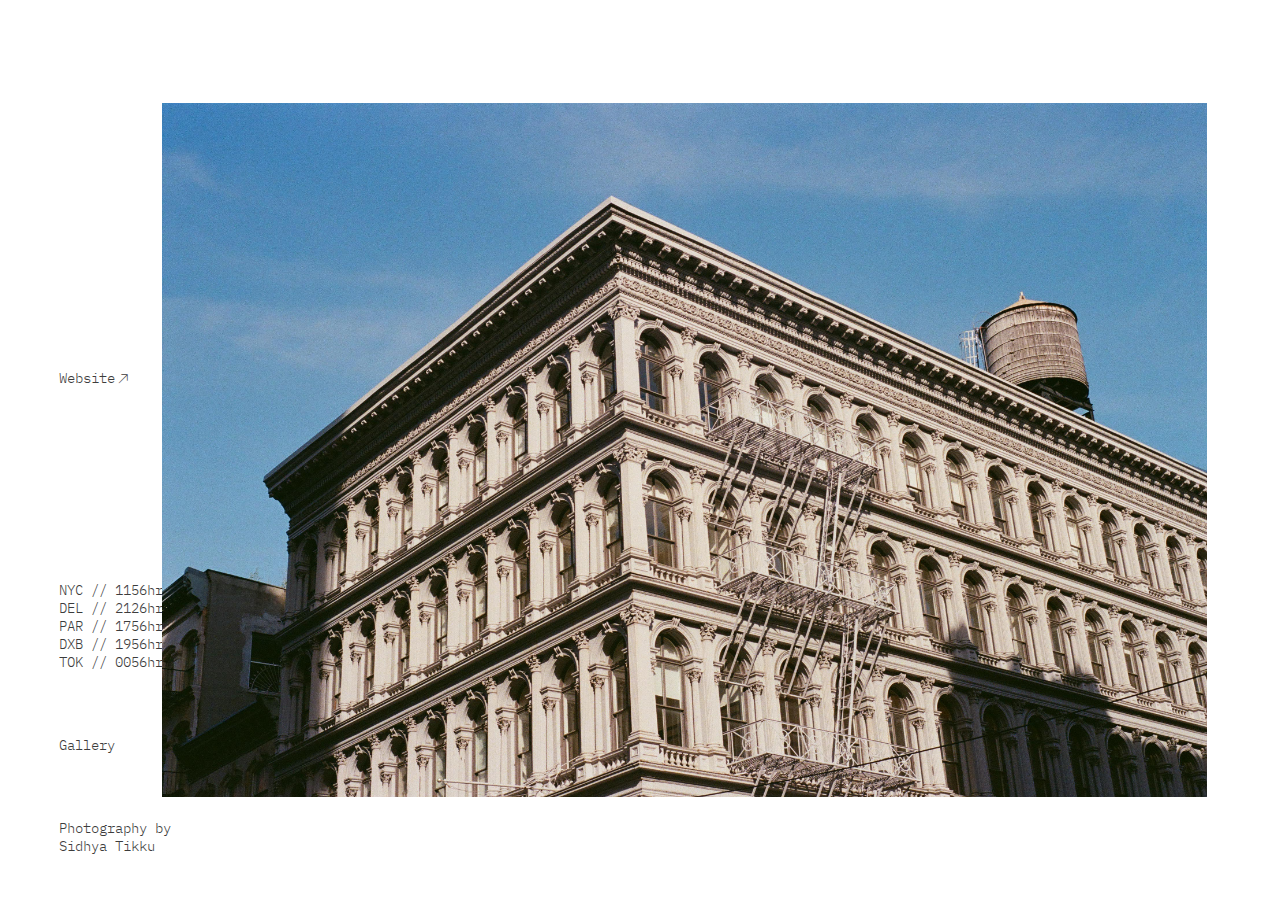
<file: index.html>
<!DOCTYPE html>
<html lang="en" dir="ltr">
  <head>
    <meta charset="utf-8">
    <meta name="viewport" content="width=device-width, initial-scale=1.0">
    <link rel="stylesheet" href="css/main.css">
    <link rel="shortcut icon" href="img/favicon/favicon.ico">
    <!-- Primary Meta Tags -->
        <meta name="title" content="Photography by Sidhya Tikku" />
        <meta name="author" content="Sidhya Tikku">
        <meta name="robots" content="index, follow">
        <meta name="description" content="Sidhya Tikku is an award-winning NYC-based Creative Technologist. He graduated from Parsons School of Design with a degree in Communication Design and also attended Cornell Tech. He likes to be the bridge that connects technical side with the creative side. His work often involves Product Design, Product Management, Photography, and Design research." />

        <!-- Open Graph / Facebook -->
        <meta property="og:type" content="website" />
        <meta property="og:url" content="https://photography.sidhyatikku.com" />
        <meta property="og:title" content="Photography by Sidhya Tikku" />
        <meta property="og:description" content="Sidhya Tikku is an award-winning NYC-based Creative Technologist. He graduated from Parsons School of Design with a degree in Communication Design and also attended Cornell Tech. He likes to be the bridge that connects technical side with the creative side. His work often involves Product Design, Product Management, Photography, and Design research." />
        <meta property="og:image" content="https://photography.sidhyatikku.com/img/main2.jpg" />

        <!-- Twitter -->
        <meta property="twitter:card" content="summary_large_image" />
        <meta property="twitter:url" content="https://photography.sidhyatikku.com" />
        <meta property="twitter:title" content="Photography by Sidhya Tikku" />
        <meta property="twitter:description" content="Sidhya Tikku is an award-winning NYC-based Creative Technologist. He graduated from Parsons School of Design with a degree in Communication Design and also attended Cornell Tech. He likes to be the bridge that connects technical side with the creative side. His work often involves Product Design, Product Management, Photography, and Design research." />
        <meta property="twitter:image" content="https://photography.sidhyatikku.com/img/main2.jpg" />
        <!-- Google tag (gtag.js) -->
        <script async src="https://www.googletagmanager.com/gtag/js?id=G-NYDTZPK5D7"></script>
        <script>
          window.dataLayer = window.dataLayer || [];
          function gtag(){dataLayer.push(arguments);}
          gtag('js', new Date());

          gtag('config', 'G-NYDTZPK5D7');
        </script>

    <title>Photography by Sidhya Tikku</title>
  </head>
  <body>

    <div class="image_gallery_click">
      <img class="gallery" src="img/export/a1.jpg" id="galleryImage" alt="Photography Gallery">
    </div>
    <div class="grid-view" id="gridView"></div>

    <div class="header_main">
      <a href="#" class="flex_child">Photography by <br>Sidhya Tikku</a>
      <a href="#" id="galleryLink" class="flex_child">Gallery</a>
      <div class="timer" id="flex_child">
        NYC // <span id="nycTime"></span><br>
        DEL // <span id="delTime"></span><br>
        PAR // <span id="parTime"></span><br>
        DXB // <span id="dxbTime"></span><br>
        TOK // <span id="tokTime"></span>
      </div>
      <div class="flex_child"></div>
      <div class="flex_child"></div>
      <div class="flex_child"></div>
      <a href="https://sidhyatikku.com" id="flex_child">Website<span class="material-symbols-outlined">north_east</span></a>
    </div>

    <div class="header_main_mobile">
      <div class="header_main_mobile_left">
        <a href="#" class="flex_child">Photography by <br>Sidhya Tikku</a>
        <div class="flex_child">&nbsp;</div>
        <a href="#" id="galleryLink" class="flex_child">Gallery</a>
        <div class="flex_child">&nbsp;</div>
        <a href="https://sidhyatikku.com" id="flex_child">Website<span class="material-symbols-outlined">north_east</span></a>
      </div>
      <div class="header_main_mobile_right">
        <div class="timer" id="flex_child">
          NYC // <span id="nycTime2"></span><br>
          DEL // <span id="delTime2"></span><br>
          PAR // <span id="parTime2"></span><br>
          DXB // <span id="dxbTime2"></span><br>
          TOK // <span id="tokTime2"></span>
        </div>

      </div>

    </div>

  </body>
  <script type="text/javascript" src="main.js"></script>
  <script type="text/javascript" src="time.js"></script>
</html>
</file>
<file: css/main.css>
@import url('https://fonts.googleapis.com/css2?family=IBM+Plex+Mono:ital,wght@0,100;0,200;0,300;0,400;0,500;0,600;0,700;1,100;1,200;1,300;1,400;1,500;1,600;1,700&display=swap');
@import url('https://fonts.googleapis.com/css2?family=Material+Symbols+Outlined:opsz,wght,FILL,GRAD@20..48,100..700,0..1,-50..200');

html {
  font-family: "IBM Plex Mono", ui-monospace,monospace;
  font-size: 0.85rem;
  font-weight: 300;
  color: #3c3c3c;
  margin-left: 4vw;
  margin-right: 4vw;
  height: 100%;
}

body {
  height: 90%;
  overflow: hidden;
  margin-bottom: 15vh;
  position: relative;
}

a {
  color: #3c3c3c;
  text-decoration: none;
}

.material-symbols-outlined {
    font-variation-settings:
    'FILL' 0,
    'wght' 200,
    'GRAD' -25,
    'opsz' 24;
    font-size: 1.25rem;
    vertical-align: bottom; /* Adjust the vertical alignment */
}

.header_main {
  width: 15vw;
  height: 100%;
  margin-top: 5vh;
  display: flex;
  flex-direction: column-reverse;
  text-align: start;
  z-index: -10;
}

.header_main_mobile {
  display: none;
}

.grid-view {
  display: none;
  position: absolute;
  top: 0; /* Align grid-view with the top of the viewport */
  left: 0; /* Align grid-view with the left of the viewport */
  right: 0; /* Align grid-view with the right of the viewport */
  bottom: 0; /* Align grid-view with the bottom of the viewport */
  z-index: 50;
  overflow-y: auto; /* Enable vertical scrolling */
  grid-template-columns: repeat(auto-fit, minmax(20vw, 1fr));
  gap: 20px;
  padding: 1rem; /* Add padding for better layout */
  box-sizing: border-box; /* Ensure padding does not affect the width and height */
  margin-left: 5vw;
  scrollbar-width: none;
  -ms-overflow-style: none;
  align-items: center;

  -webkit-user-select: none; /* Safari */
  -ms-user-select: none; /* IE 10 and IE 11 */
  user-select: none; /* Standard syntax */
}

.grid-view img {
  width: 100%;
  height: auto;
  object-fit: contain;
  pointer-events: none;

}

.grid-view::-webkit-scrollbar {
  width: 0; /* Remove scrollbar width */
  height: 0; /* Remove scrollbar height */
}

.flex_child {
  flex-grow: 0.1;
  display: flex;
  align-items: flex-end;
}

.image_gallery_click {
  position: absolute;
  display: flex;
  align-items: center;
  flex-direction: column;
  height: 100%;
  width: 100%;
  z-index: 50;
  margin-left: 4vw;
  margin-right: 4vw;
  -webkit-user-select: none; /* Safari */
  -ms-user-select: none; /* IE 10 and IE 11 */
  user-select: none; /* Standard syntax */
}

.gallery {
  height: 100%;
  width: 100%;
  object-fit: scale-down;
  pointer-events: none;
}

/* desktop small */
@media only screen and (max-width: 1500px) and (orientation: landscape) {
  .image_gallery_click {
    width: 90%;
    margin-left: 8vw;
    margin-right: 8vw;
  }

}

/* iphone se */
@media only screen and (max-height: 700px) and (orientation: portrait) {
  .header_main {
    display: none;
  }

  .header_main_mobile {
    display: flex !important;
    width: auto;
    height: 100%;
    margin-top: 5vh;
    flex-direction: row;
    text-align: start;
    align-items: flex-end;
    justify-content: space-between;
  }

  .header_main_mobile_left {
    display: flex;
    flex-direction: column-reverse;
    position: relative;
    z-index: 100;
  }

  .image_gallery_click {
    margin: 0;
    height: 80%;
    z-index: 50;
  }

  .grid-view {
    overflow: scroll;
    height: 80%;
    margin: 0;
  }

  .header_main_mobile_right {
    display: flex;
    flex-direction: column;
    justify-content: space-between;
  }

}

/* iphone 12 pro */
@media only screen and (min-height:701px) and (orientation: portrait){
  .header_main {
    display: none;
  }

  .header_main_mobile {
    display: flex !important;
    width: auto;
    height: 100%;
    margin-top: 5vh;
    flex-direction: row;
    text-align: start;
    align-items: flex-end;
    justify-content: space-between;
  }

  .header_main_mobile_left {
    display: flex;
    flex-direction: column-reverse;
    position: relative;
    z-index: 100;
  }

  .image_gallery_click {
    margin: 0;
    height: 90%;
    z-index: 50;
  }

  .grid-view {
    overflow: scroll;
    height: 80%;
    margin: 0;
  }

  .header_main_mobile_right {
    display: flex;
    flex-direction: column;
    justify-content: space-between;
  }
}
</file>
